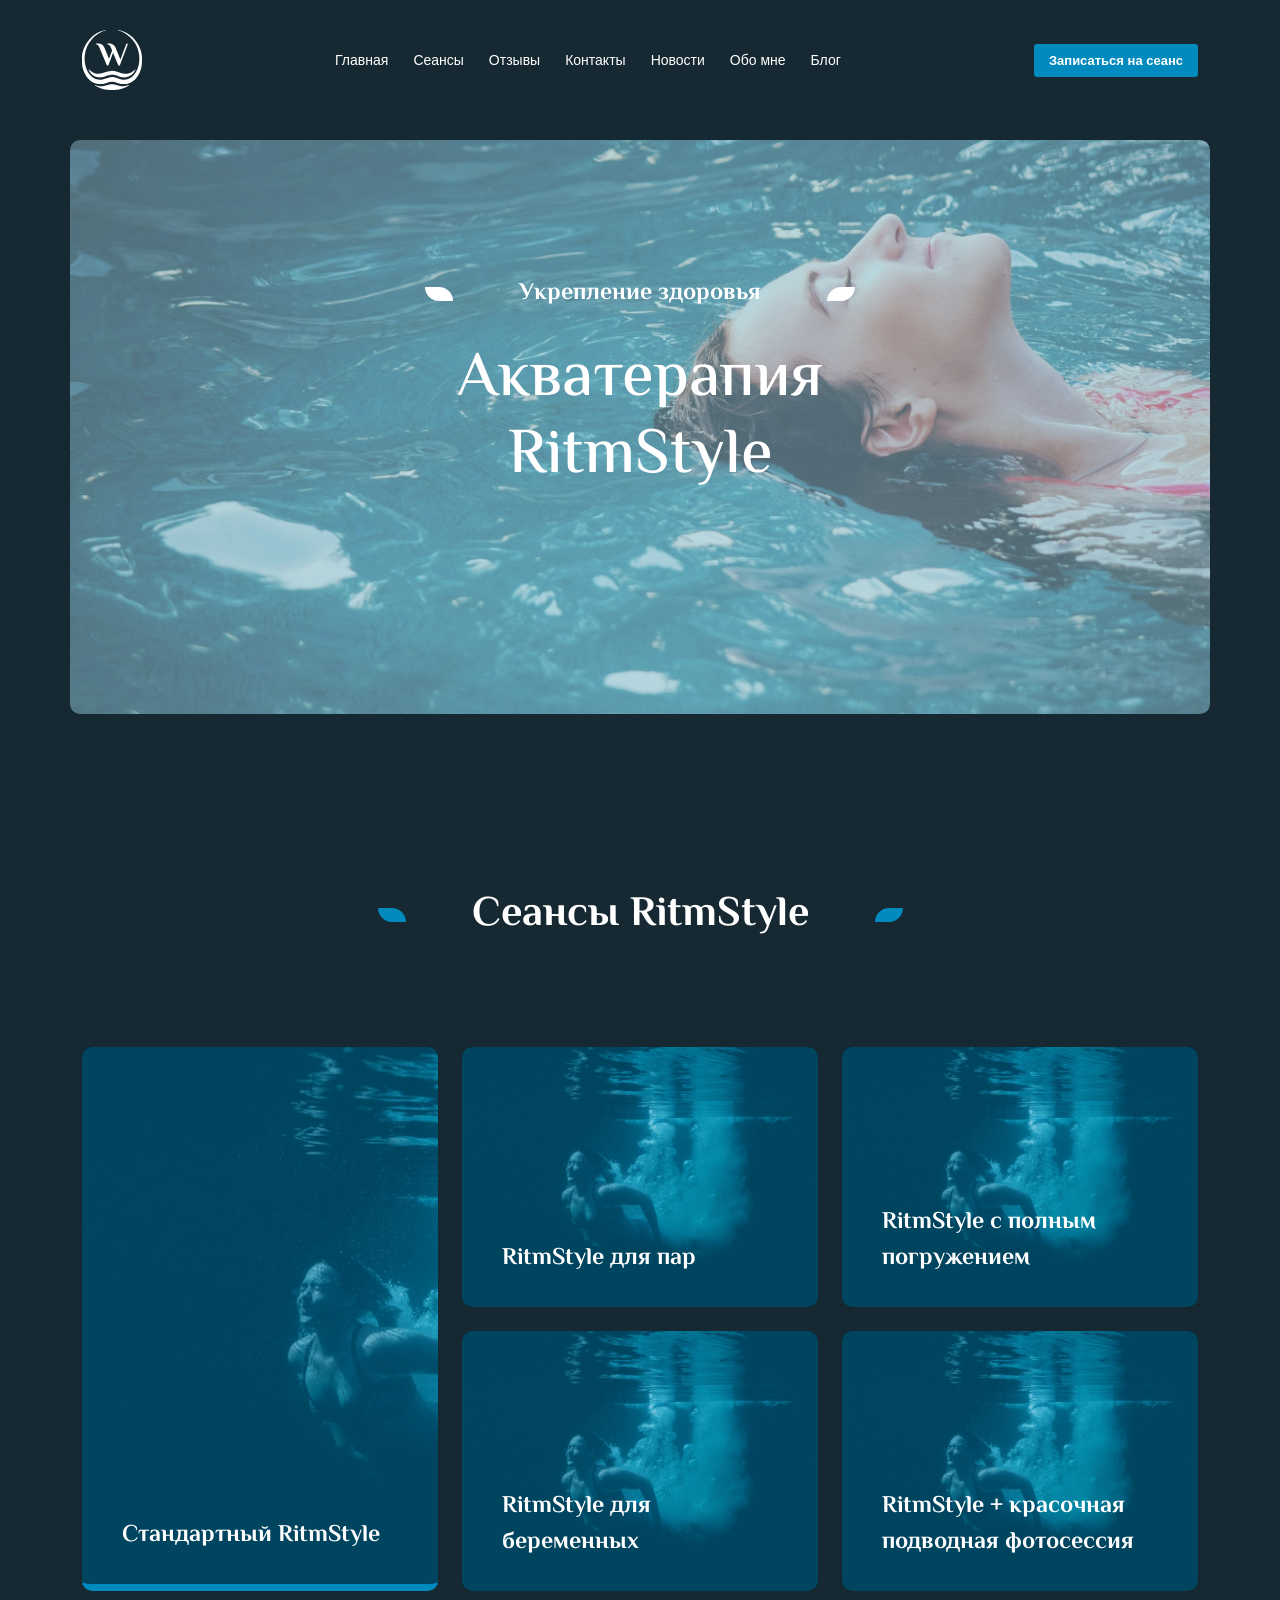
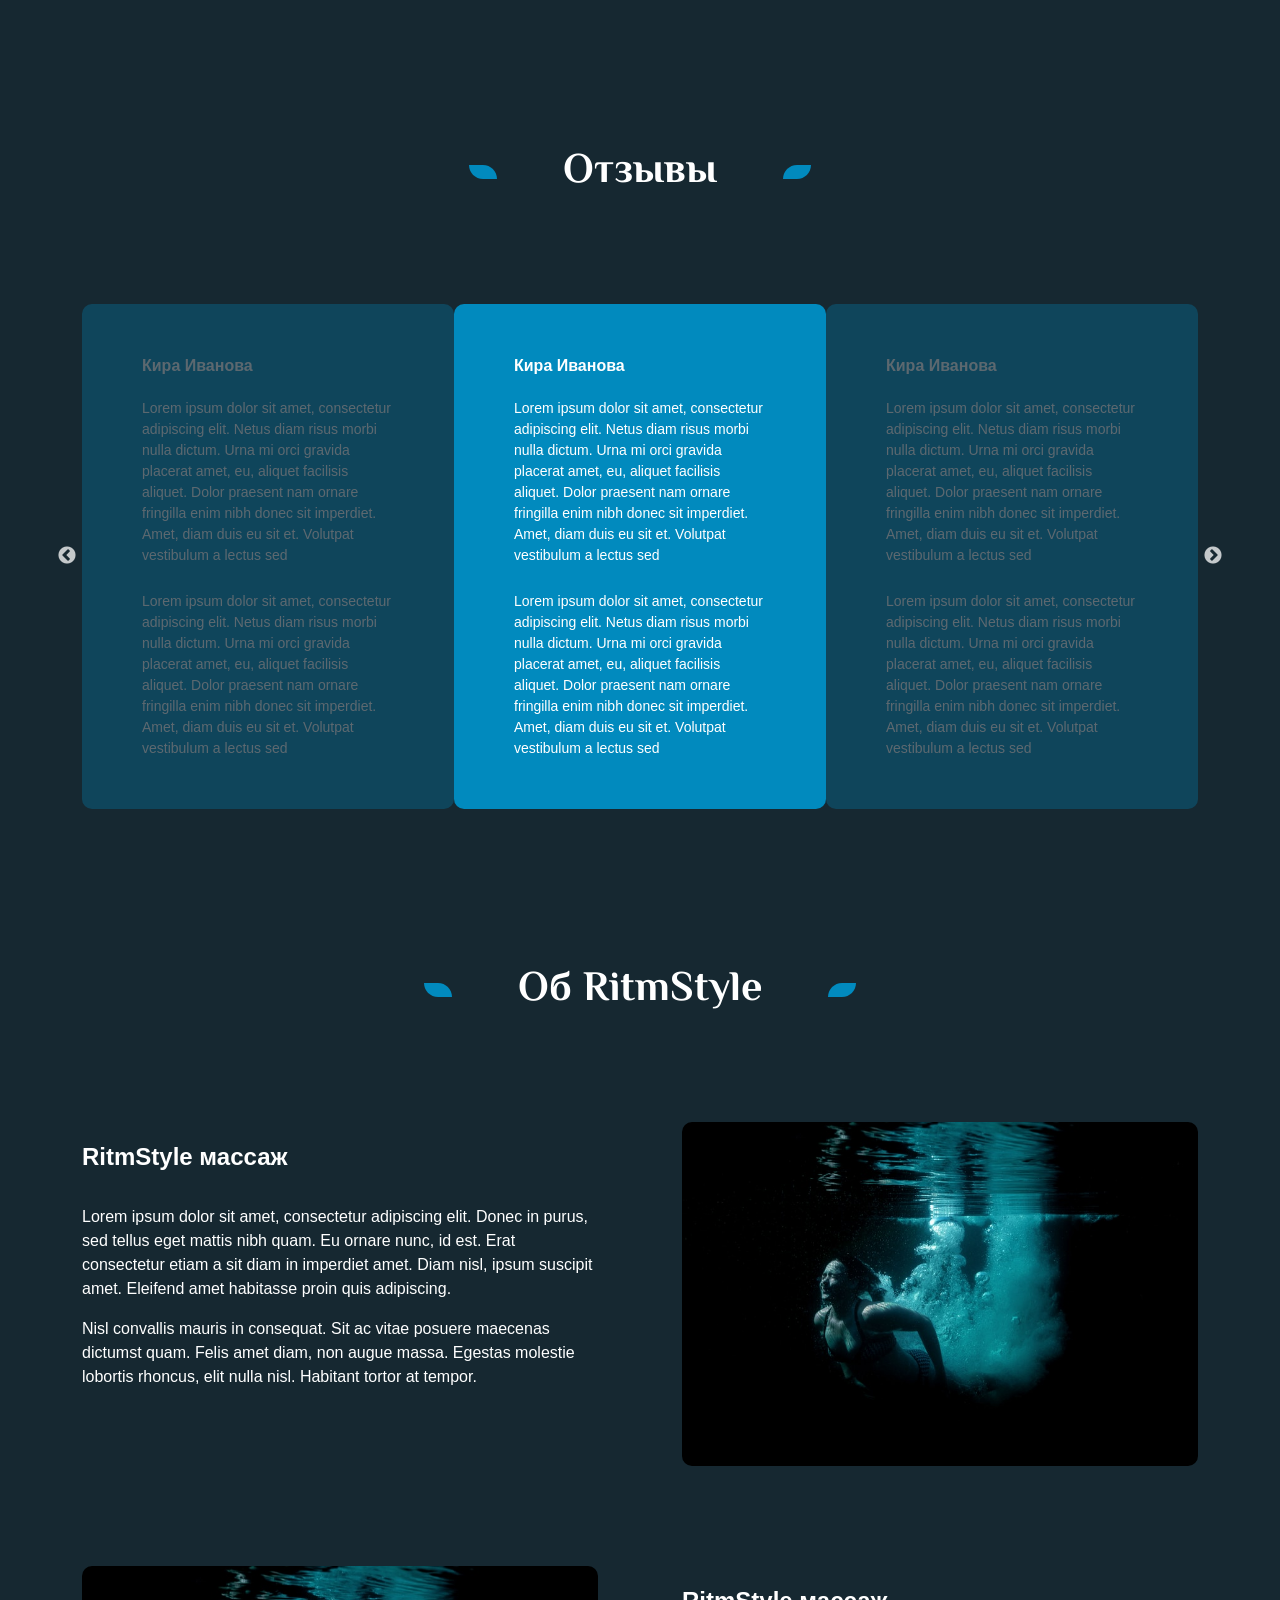
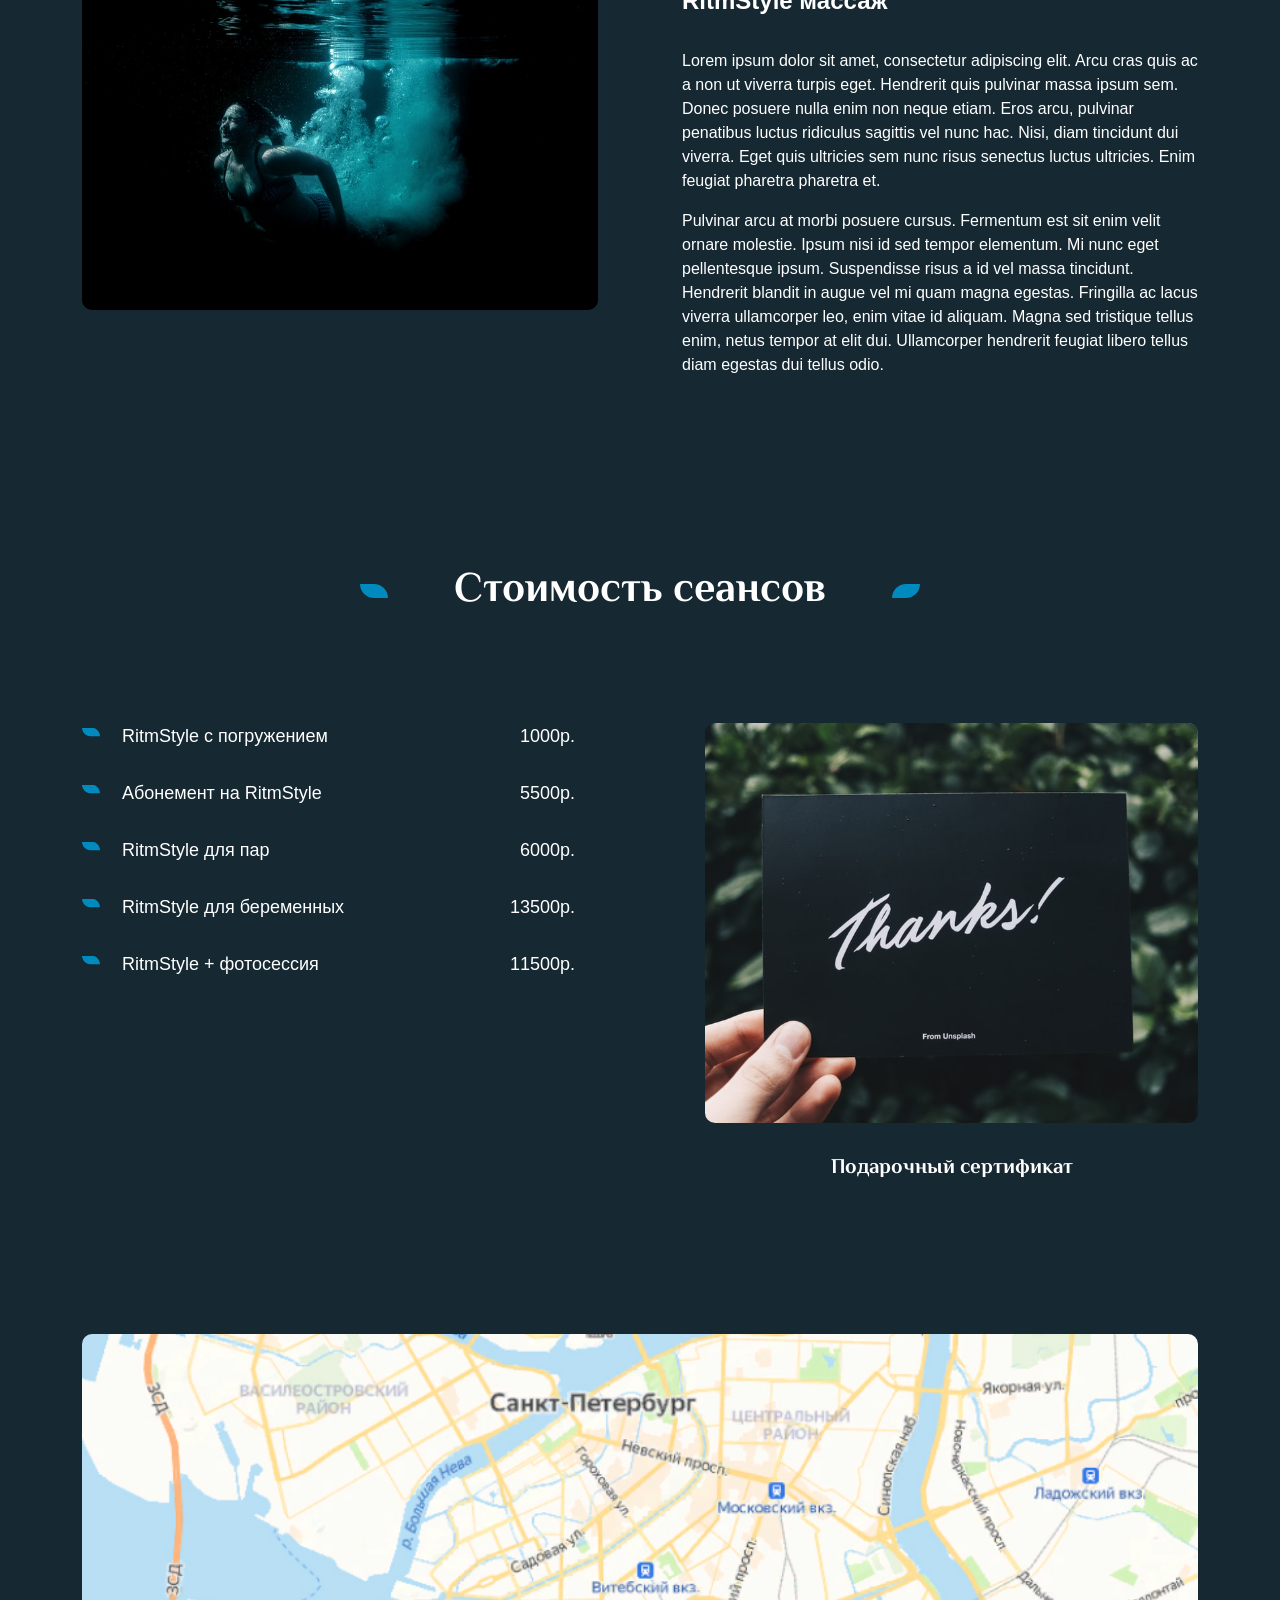
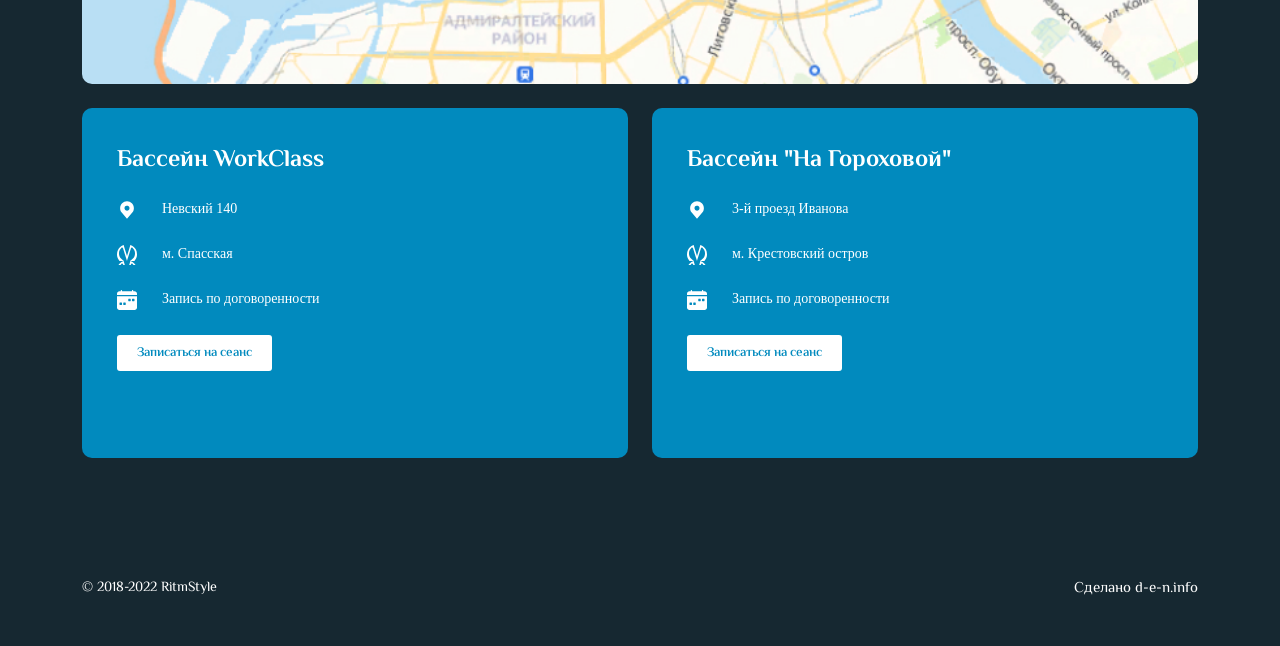
<file: index.html>
<!DOCTYPE html>
<html lang="ru">
<head>
    <meta charset="UTF-8">
    <meta http-equiv="X-UA-Compatible" content="IE=edge">
    <meta name="viewport" content="width=device-width, initial-scale=1.0">
    <title>Акватерапия RitmStyle</title>
    <link rel="stylesheet" href="css/main.css">
</head>
<body>
    <header>
        <div class="header container">
            <div class="logo">
                <img src="img/logo.svg" alt="">
            </div>
            <nav>
                <ul>
                    <li><a href="#">Главная</a></li>
                    <li><a href="#">Сеансы</a></li>
                    <li><a href="#">Отзывы</a></li>
                    <li><a href="#">Контакты</a></li>
                    <li><a href="#">Новости</a></li>
                    <li><a href="#">Обо мне</a></li>
                    <li><a href="#">Блог</a></li>
                </ul>
            </nav>
            <div class="btn_header">
                <a class="btnA btnA-blue">Записаться на сеанс</a>
            </div>
        </div>
    </header>

    <main>
        <section class="banner">
            <div class="bannerBlock container">
                <span class="title__block white">Укрепление здоровья</span>
                <h1>Акватерапия RitmStyle</h1>
            </div>
        </section>
        <section class="session">
            <div class="sessionBlock container">
                <div class="title__main">
                    <span class="title__block">Сеансы RitmStyle</span>
                </div>
                <div class="info-block">
                    <div class="item" style="background-image: url('img/b6.jpeg');">
                        <span>Стандартный RitmStyle</span>
                    </div>
                    <div class="item" style="background-image: url('img/b6.jpeg');">
                        <span>RitmStyle для пар</span>
                    </div>
                    <div class="item" style="background-image: url('img/b6.jpeg');">
                        <span>RitmStyle с полным погружением</span>
                    </div>
                    <div class="item" style="background-image: url('img/b6.jpeg');">
                        <span>RitmStyle для беременных</span>
                    </div>
                    <div class="item" style="background-image: url('img/b6.jpeg');">
                        <span>RitmStyle + красочная подводная фотосессия</span>
                    </div>
                </div>
            </div>
        </section>
        <section class="reviews">
            <div class="reviewsBlock container">
                <div class="title__main">
                    <span class="title__block">Отзывы</span>
                </div>
                <div class="info-block reviews-slider">
                    <div class="item">
                        <div class="name">Кира Иванова</div>
                        <div class="text">
                            <p>Lorem ipsum dolor sit amet, consectetur adipiscing elit. Netus diam risus morbi nulla dictum. Urna mi orci gravida placerat amet, eu, aliquet facilisis aliquet. Dolor praesent nam ornare fringilla enim nibh donec sit imperdiet. Amet, diam duis eu sit et. Volutpat vestibulum a lectus sed</p>
                            <p>Lorem ipsum dolor sit amet, consectetur adipiscing elit. Netus diam risus morbi nulla dictum. Urna mi orci gravida placerat amet, eu, aliquet facilisis aliquet. Dolor praesent nam ornare fringilla enim nibh donec sit imperdiet. Amet, diam duis eu sit et. Volutpat vestibulum a lectus sed</p>
                        </div>
                    </div>
                    <div class="item">
                        <div class="name">Кира Иванова</div>
                        <div class="text">
                            <p>Lorem ipsum dolor sit amet, consectetur adipiscing elit. Netus diam risus morbi nulla dictum. Urna mi orci gravida placerat amet, eu, aliquet facilisis aliquet. Dolor praesent nam ornare fringilla enim nibh donec sit imperdiet. Amet, diam duis eu sit et. Volutpat vestibulum a lectus sed</p>
                            <p>Lorem ipsum dolor sit amet, consectetur adipiscing elit. Netus diam risus morbi nulla dictum. Urna mi orci gravida placerat amet, eu, aliquet facilisis aliquet. Dolor praesent nam ornare fringilla enim nibh donec sit imperdiet. Amet, diam duis eu sit et. Volutpat vestibulum a lectus sed</p>
                        </div>
                    </div>
                    <div class="item">
                        <div class="name">Кира Иванова</div>
                        <div class="text">
                            <p>Lorem ipsum dolor sit amet, consectetur adipiscing elit. Netus diam risus morbi nulla dictum. Urna mi orci gravida placerat amet, eu, aliquet facilisis aliquet. Dolor praesent nam ornare fringilla enim nibh donec sit imperdiet. Amet, diam duis eu sit et. Volutpat vestibulum a lectus sed</p>
                            <p>Lorem ipsum dolor sit amet, consectetur adipiscing elit. Netus diam risus morbi nulla dictum. Urna mi orci gravida placerat amet, eu, aliquet facilisis aliquet. Dolor praesent nam ornare fringilla enim nibh donec sit imperdiet. Amet, diam duis eu sit et. Volutpat vestibulum a lectus sed</p>
                        </div>
                    </div>
                    <div class="item">
                        <div class="name">Кира Иванова</div>
                        <div class="text">
                            <p>Lorem ipsum dolor sit amet, consectetur adipiscing elit. Netus diam risus morbi nulla dictum. Urna mi orci gravida placerat amet, eu, aliquet facilisis aliquet. Dolor praesent nam ornare fringilla enim nibh donec sit imperdiet. Amet, diam duis eu sit et. Volutpat vestibulum a lectus sed</p>
                            <p>Lorem ipsum dolor sit amet, consectetur adipiscing elit. Netus diam risus morbi nulla dictum. Urna mi orci gravida placerat amet, eu, aliquet facilisis aliquet. Dolor praesent nam ornare fringilla enim nibh donec sit imperdiet. Amet, diam duis eu sit et. Volutpat vestibulum a lectus sed</p>
                        </div>
                    </div>
                </div>
            </div>
        </section>




        <section class="aboutUs">
            <div class="aboutUsBlock container">
                <div class="title__main">
                    <span class="title__block">Об RitmStyle</span>
                </div>
                <div class="info-block">
                    <div class="item">
                        <div class="text">
                            <div class="title">RitmStyle массаж</div>
                            <div class="desc">
                                <p>Lorem ipsum dolor sit amet, consectetur adipiscing elit. Donec in purus, sed tellus eget mattis nibh quam. Eu ornare nunc, id est. Erat consectetur etiam a sit diam in imperdiet amet. Diam nisl, ipsum suscipit amet. Eleifend amet habitasse proin quis adipiscing.</p>
                                <p>Nisl convallis mauris in consequat. Sit ac vitae posuere maecenas dictumst quam. Felis amet diam, non augue massa. Egestas molestie lobortis rhoncus, elit nulla nisl. Habitant tortor at tempor.</p>
                            </div>
                        </div>
                        <div class="imgBlock">
                            <img src="img/b6.jpeg" alt="">
                        </div>
                    </div>
                    <div class="item">
                        <div class="text">
                            <div class="title">RitmStyle массаж</div>
                            <div class="desc">
                                <p>Lorem ipsum dolor sit amet, consectetur adipiscing elit. Arcu cras quis ac a non ut viverra turpis eget. Hendrerit quis pulvinar massa ipsum sem. Donec posuere nulla enim non neque etiam. Eros arcu, pulvinar penatibus luctus ridiculus sagittis vel nunc hac. Nisi, diam tincidunt dui viverra. Eget quis ultricies sem nunc risus senectus luctus ultricies. Enim feugiat pharetra pharetra et.</p>
                                <p>Pulvinar arcu at morbi posuere cursus. Fermentum est sit enim velit ornare molestie. Ipsum nisi id sed tempor elementum. Mi nunc eget pellentesque ipsum. Suspendisse risus a id vel massa tincidunt. Hendrerit blandit in augue vel mi quam magna egestas. Fringilla ac lacus viverra ullamcorper leo, enim vitae id aliquam. Magna sed tristique tellus enim, netus tempor at elit dui. Ullamcorper hendrerit feugiat libero tellus diam egestas dui tellus odio.</p>
                            </div>
                        </div>
                        <div class="imgBlock">
                            <img src="img/b6.jpeg" alt="">
                        </div>
                    </div>
                </div>
            </div>
        </section>

            </div>
        </section>





        <section class="menu">
            <div class="priceBlock container">
                <div class="title__main">
                    <span class="title__block">Стоимость сеансов</span>
                </div>
            
                <div class="item">
                        <div class="called">
                            <div class="tex">
                                <div class="name">RitmStyle с погружением</div>
                                <div class="priceMoney">1000р.</div>
                            </div>

                            <div class="tex">
                                <div class="name">Абонемент на RitmStyle</div>
                                <div class="priceMoney">5500р.</div>
                            </div>

                            <div class="tex">
                                <div class="name">RitmStyle для пар</div>
                                <div class="priceMoney">6000р.</div>
                            </div>

                            <div class="tex">
                                <div class="name">RitmStyle для беременных</div>
                                <div class="priceMoney">13500р.</div>
                            </div>
                            
                            <div class="tex">
                                <div class="name">RitmStyle +  фотосессия</div>
                                <div class="priceMoney">11500р.</div>
                            </div>
                        </div>
                            <div class="imgBlock">
                                <img src="img/price.svg">
                                <span>Подарочный сертификат</span>
                            </div>
                        
                        </div>
                </div>
        </section>
    


    
    <section class="carta">
            <div class="cartaBlock container">
                <div class="info-block">
                    <div class="itemCarta">
                        <div class="img">
                            <img src="img/carta.jpg" alt="">
                        </div>
                    </div>
                    <div class="item">
                        <div class="name">Бассейн WorkClass</div>
                        <div class="text">    
                            <p>Невский 140</p>
                        </div>
                        <div class="texta">    
                            <p>м. Спасская</p>
                        </div>
                        <div class="textb">
                            <p>Запись по договоренности</p>
                        </div>
                        <div class="button">
                            <a href="#">Записаться на сеанс</a>
                        </div>
                        
                    </div>
                    <div class="item">
                        <div class="name">Бассейн "На Гороховой"</div>
                        <div class="text">    
                            <p>3-й проезд Иванова</p>
                        </div>
                        <div class="texta">    
                            <p>м. Крестовский остров</p>
                        </div>
                        <div class="textb">
                            <p>Запись по договоренности</p>
                        </div>
                        <div class="button">
                            <a href="#">Записаться на сеанс</a>
                        </div>
                        
                    </div>
                </div>
                        
                </div>
            </div>
        </section>

    <footer>
        <div class="footer container">
            <div class="info-block">
                <div class="blocka">
                    © 2018-2022 RitmStyle
                </div>
                <div class="block">
                    Сделано d-e-n.info
                </div>
            </div>
        </div>
        
    </footer>
    <script src="https://code.jquery.com/jquery-3.6.1.min.js"></script>
    <script src="https://cdn.jsdelivr.net/npm/bootstrap@5.2.2/dist/js/bootstrap.bundle.min.js" integrity="sha384-OERcA2EqjJCMA+/3y+gxIOqMEjwtxJY7qPCqsdltbNJuaOe923+mo//f6V8Qbsw3" crossorigin="anonymous"></script>
    <script src="slick/slick.min.js"></script>
    <script src="js/script.js"></script>
</body>
</html>
</file>
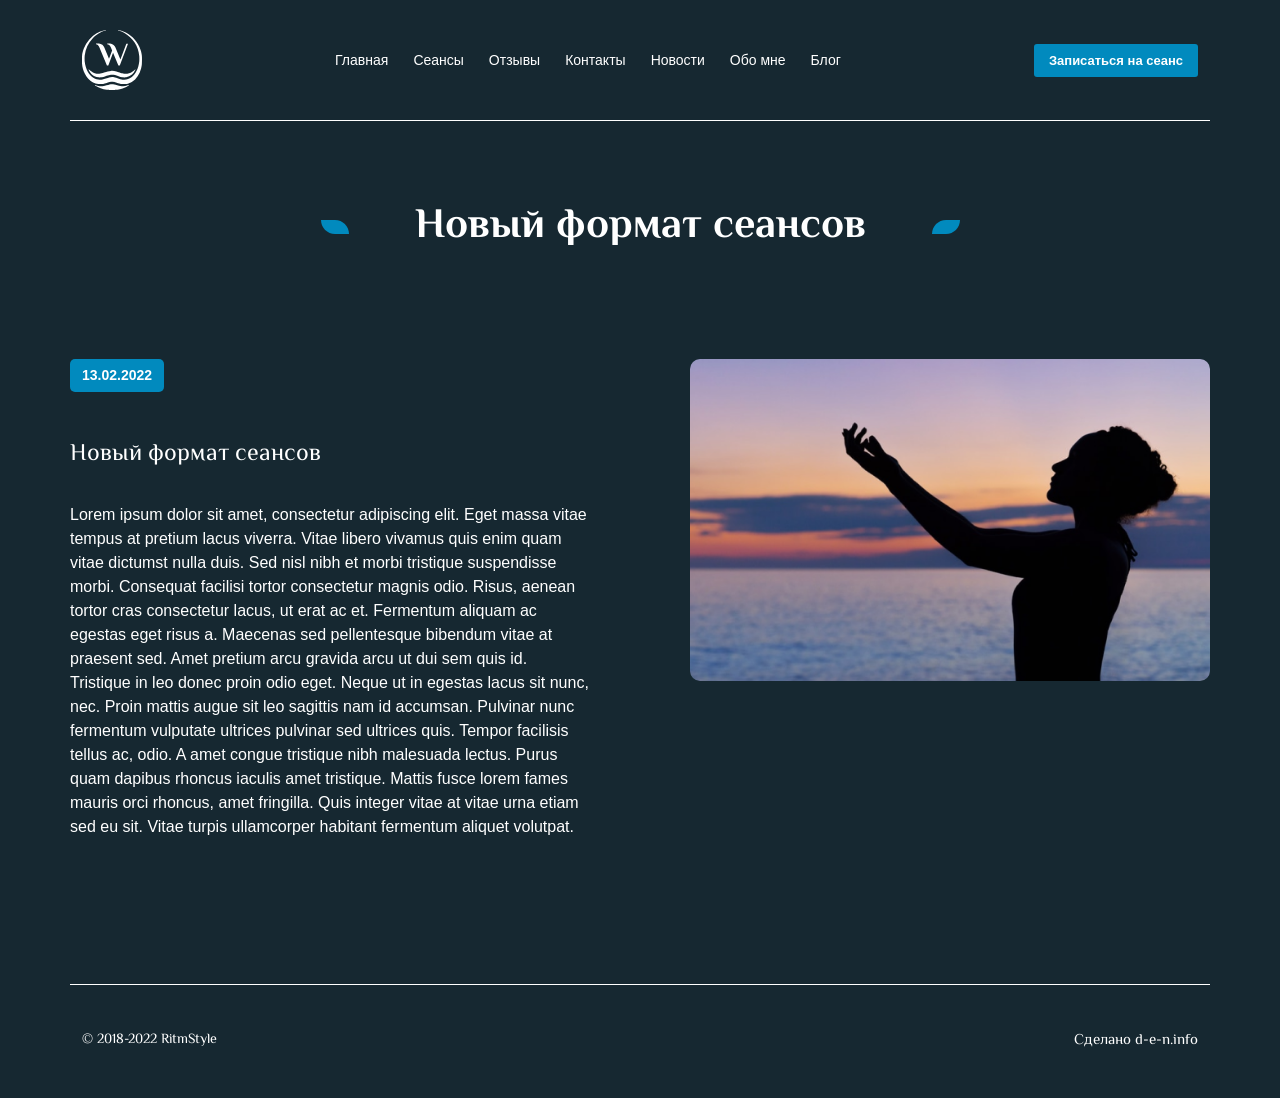
<file: news-item.html>
<!DOCTYPE html>
<html lang="ru">
<head>
    <meta charset="UTF-8">
    <meta http-equiv="X-UA-Compatible" content="IE=edge">
    <meta name="viewport" content="width=device-width, initial-scale=1.0">
    <title>Акватерапия RitmStyle</title>
    <link rel="stylesheet" href="css/main.css">
</head>
<body>
    <header>
        <div class="header container line">
            <div class="logo">
                <img src="img/logo.svg" alt="">
            </div>
            <nav>
                <ul>
                    <li><a href="#">Главная</a></li>
                    <li><a href="#">Сеансы</a></li>
                    <li><a href="#">Отзывы</a></li>
                    <li><a href="#">Контакты</a></li>
                    <li><a href="#">Новости</a></li>
                    <li><a href="#">Обо мне</a></li>
                    <li><a href="#">Блог</a></li>
                </ul>
            </nav>
            <div class="btn_header">
                <a class="btnA btnA-blue">Записаться на сеанс</a>
            </div>
        </div>
    </header>

    <main>
        <section class="newsItemSection">
            <div class="newsItemBlock container">
                <div class="title__main">
                    <span class="title__block">Новый формат сеансов</span>
                </div>
                <div class="info-block">
                    <div class="item">
                        <div class="date">13.02.2022</div>
                        <div class="titleNews">Новый формат сеансов</div>
                        <div class="text">
                            Lorem ipsum dolor sit amet, consectetur adipiscing elit. Eget massa vitae tempus at pretium lacus viverra. Vitae libero vivamus quis enim quam vitae dictumst nulla duis. Sed nisl nibh et morbi tristique suspendisse morbi. Consequat facilisi tortor consectetur magnis odio. Risus, aenean tortor cras consectetur lacus, ut erat ac et. Fermentum aliquam ac egestas eget risus a. Maecenas sed pellentesque bibendum vitae at praesent sed. Amet pretium arcu gravida arcu ut dui sem quis id. Tristique in leo donec proin odio eget. Neque ut in egestas lacus sit nunc, nec. Proin mattis augue sit leo sagittis nam id accumsan. Pulvinar nunc fermentum vulputate ultrices pulvinar sed ultrices quis.
                            Tempor facilisis tellus ac, odio. A amet congue tristique nibh malesuada lectus. Purus quam dapibus rhoncus iaculis amet tristique. Mattis fusce lorem fames mauris orci rhoncus, amet fringilla. Quis integer vitae at vitae urna etiam sed eu sit.
                            Vitae turpis ullamcorper habitant fermentum aliquet volutpat. 
                        </div>
                    </div>
                    <div class="item imgNews">
                        <img src="img/image.png" alt="">
                    </div>
            </div>
        </section>
    </main>
    <footer>
        <div class="footer container line">
            <div class="info-block">
                <div class="blocka">
                    © 2018-2022 RitmStyle
                </div>
                <div class="block">
                    Сделано d-e-n.info
                </div>
            </div>
        </div>
        
    </footer>
    <script src="https://code.jquery.com/jquery-3.6.1.min.js"></script>
    <script src="https://cdn.jsdelivr.net/npm/bootstrap@5.2.2/dist/js/bootstrap.bundle.min.js" integrity="sha384-OERcA2EqjJCMA+/3y+gxIOqMEjwtxJY7qPCqsdltbNJuaOe923+mo//f6V8Qbsw3" crossorigin="anonymous"></script>
    <script src="slick/slick.min.js"></script>
    <script src="js/script.js"></script>
</body>
</html>
</file>
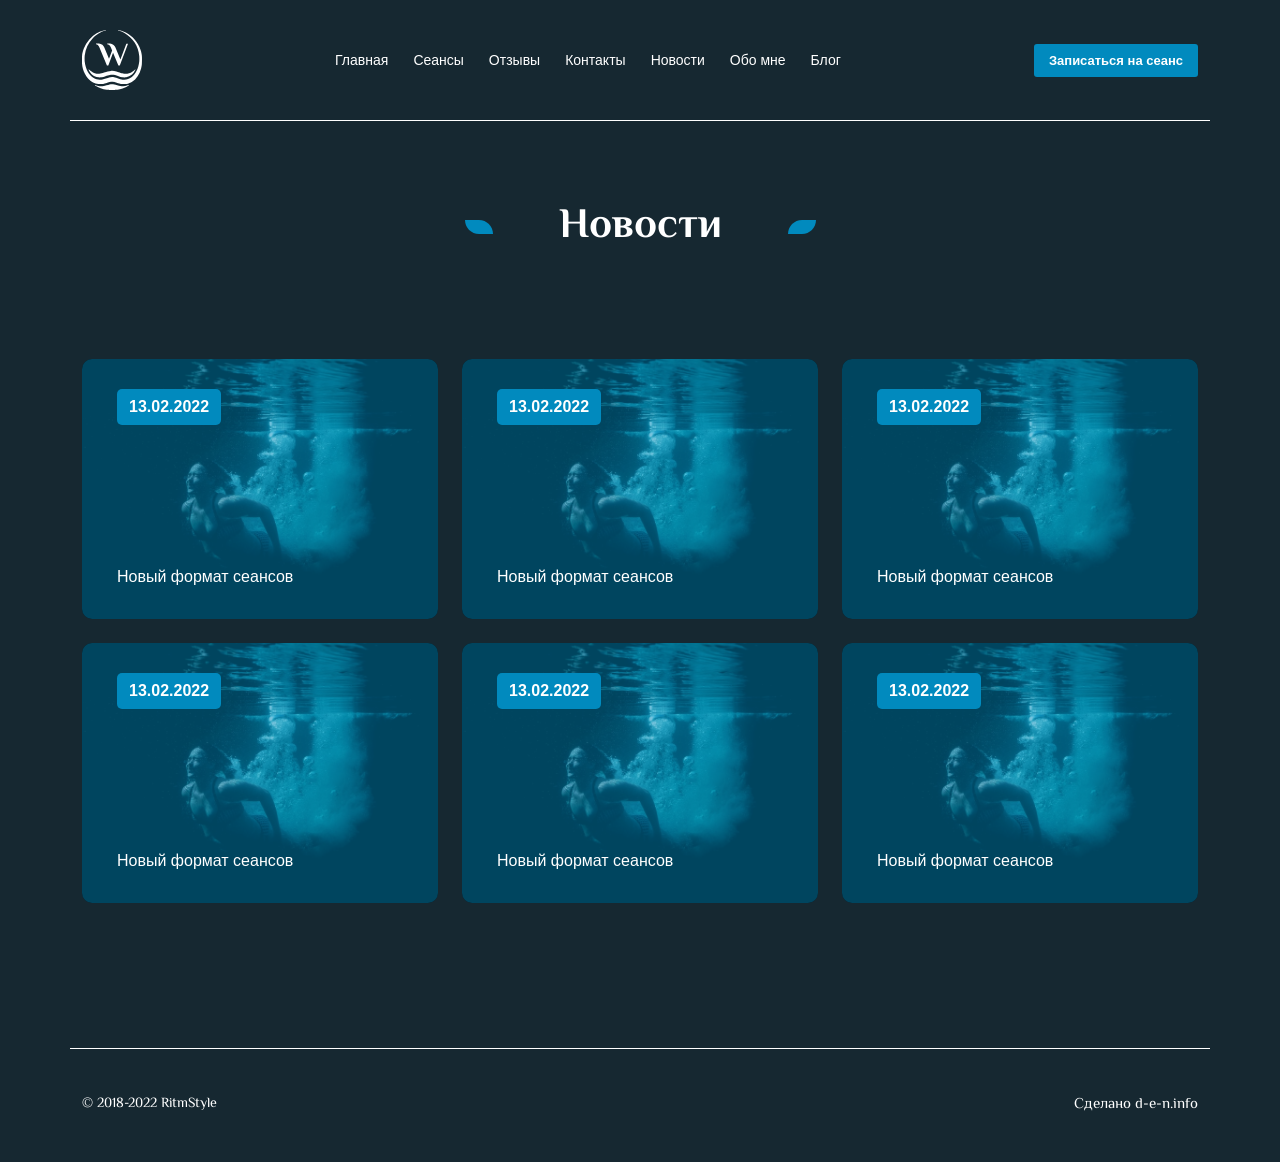
<file: news.html>
<!DOCTYPE html>
<html lang="ru">
<head>
    <meta charset="UTF-8">
    <meta http-equiv="X-UA-Compatible" content="IE=edge">
    <meta name="viewport" content="width=device-width, initial-scale=1.0">
    <title>Акватерапия RitmStyle</title>
    <link rel="stylesheet" href="css/main.css">
</head>
<body>
    <header>
        <div class="header container line">
            <div class="logo">
                <img src="img/logo.svg" alt="">
            </div>
            <nav>
                <ul>
                    <li><a href="#">Главная</a></li>
                    <li><a href="#">Сеансы</a></li>
                    <li><a href="#">Отзывы</a></li>
                    <li><a href="#">Контакты</a></li>
                    <li><a href="#">Новости</a></li>
                    <li><a href="#">Обо мне</a></li>
                    <li><a href="#">Блог</a></li>
                </ul>
            </nav>
            <div class="btn_header">
                <a class="btnA btnA-blue">Записаться на сеанс</a>
            </div>
        </div>
    </header>

    <main>
    <section class="newsSection">
        <div class="newsBlock container">
            <div class="title__main">
                <span class="title__block">Новости</span>
            </div>
            <div class="info-block">
                <a href="#" class="item">
                    <div class="date-title">
                        <div class="date">
                            <div class="dateMain">13.02.2022</div>
                        </div>
                            <div class="itemNews">Новый формат сеансов</div>
                    </div>
                </a>
                <a href="#" class="item">
                    <div class="date-title">
                        <div class="date">
                            <div class="dateMain">13.02.2022</div>
                        </div>
                            <div class="itemNews">Новый формат сеансов</div>
                    </div>
                </a>
                <a href="#" class="item">
                    <div class="date-title">
                        <div class="date">
                            <div class="dateMain">13.02.2022</div>
                        </div>
                            <div class="itemNews">Новый формат сеансов</div>
                    </div>
                </a>
                <a href="#" class="item">
                    <div class="date-title">
                        <div class="date">
                            <div class="dateMain">13.02.2022</div>
                        </div>
                            <div class="itemNews">Новый формат сеансов</div>
                    </div>
                </a>
                <a href="#" class="item">
                    <div class="date-title">
                        <div class="date">
                            <div class="dateMain">13.02.2022</div>
                        </div>
                            <div class="itemNews">Новый формат сеансов</div>
                    </div>
                </a>
                <a href="#" class="item">
                    <div class="date-title">
                        <div class="date">
                            <div class="dateMain">13.02.2022</div>
                        </div>
                            <div class="itemNews">Новый формат сеансов</div>
                    </div>
                </a>
              
                

              
            </div>
        </div>
    </section>
    </main>
    <footer>
        <div class="footer container line">
            <div class="info-block">
                <div class="blocka">
                    © 2018-2022 RitmStyle
                </div>
                <div class="block">
                    Сделано d-e-n.info
                </div>
            </div>
        </div>
        
    </footer>
    <script src="https://code.jquery.com/jquery-3.6.1.min.js"></script>
    <script src="https://cdn.jsdelivr.net/npm/bootstrap@5.2.2/dist/js/bootstrap.bundle.min.js" integrity="sha384-OERcA2EqjJCMA+/3y+gxIOqMEjwtxJY7qPCqsdltbNJuaOe923+mo//f6V8Qbsw3" crossorigin="anonymous"></script>
    <script src="slick/slick.min.js"></script>
    <script src="js/script.js"></script>
</body>
</html>
</file>
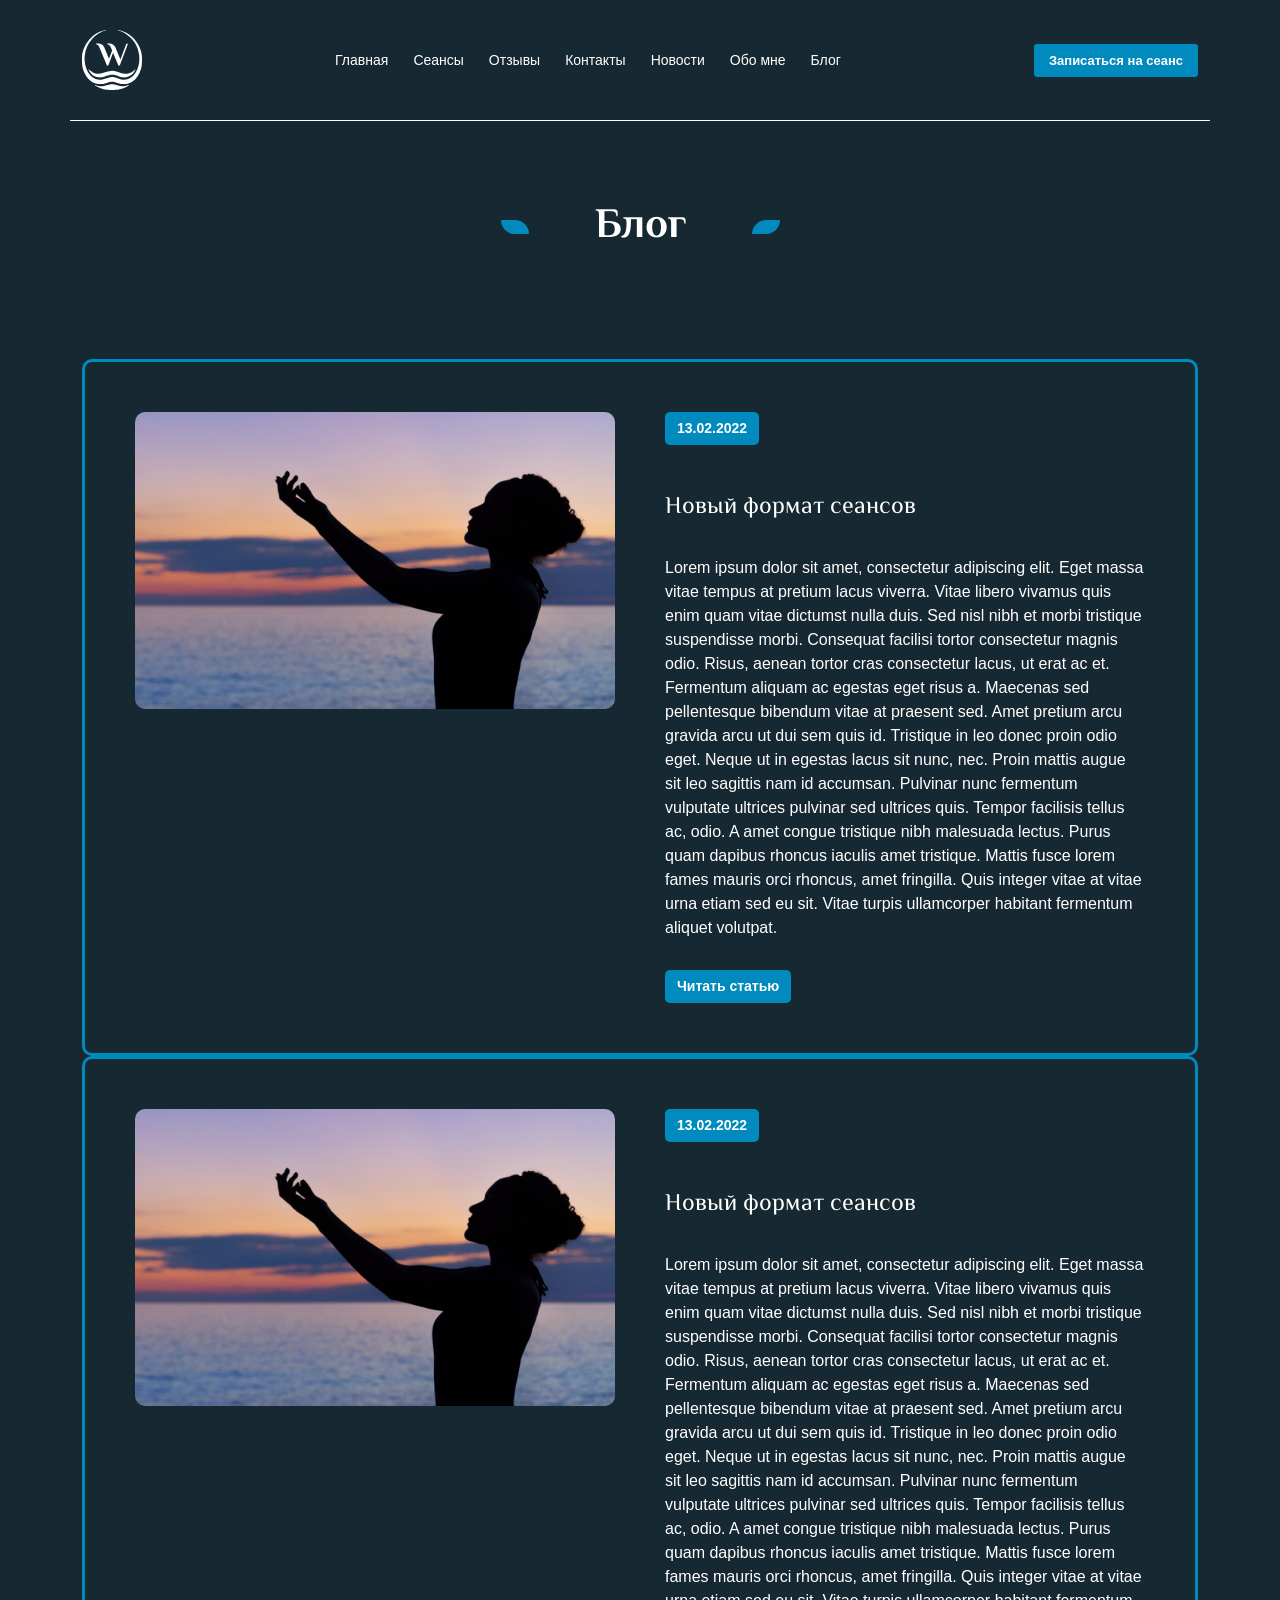
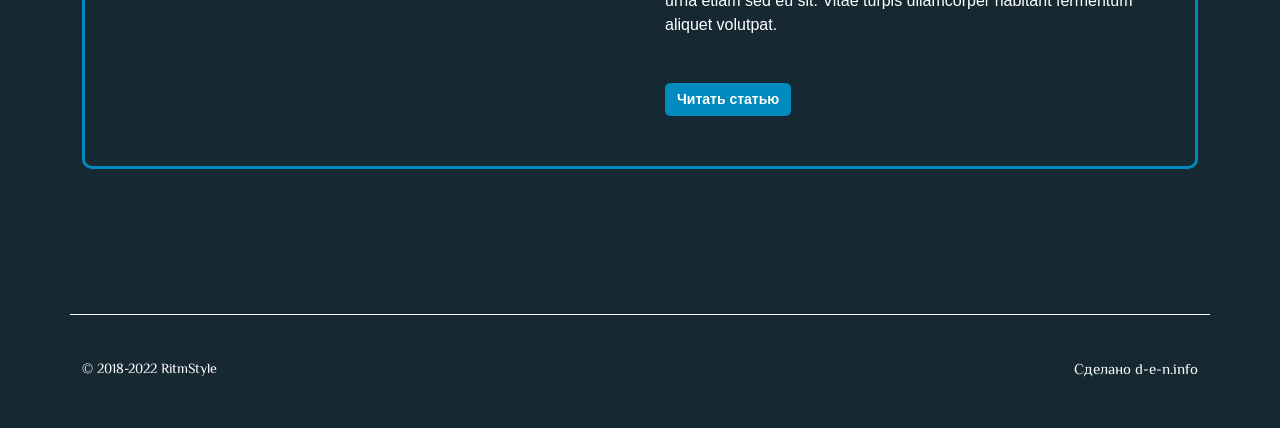
<file: newsblock.html>
<!DOCTYPE html>
<html lang="ru">
<head>
    <meta charset="UTF-8">
    <meta http-equiv="X-UA-Compatible" content="IE=edge">
    <meta name="viewport" content="width=device-width, initial-scale=1.0">
    <title>Акватерапия RitmStyle</title>
    <link rel="stylesheet" href="css/main.css">
</head>
<body>
    <header>
        <div class="header container line">
            <div class="logo">
                <img src="img/logo.svg" alt="">
            </div>
            <nav>
                <ul>
                    <li><a href="#">Главная</a></li>
                    <li><a href="#">Сеансы</a></li>
                    <li><a href="#">Отзывы</a></li>
                    <li><a href="#">Контакты</a></li>
                    <li><a href="#">Новости</a></li>
                    <li><a href="#">Обо мне</a></li>
                    <li><a href="#">Блог</a></li>
                </ul>
            </nav>
            <div class="btn_header">
                <a class="btnA btnA-blue">Записаться на сеанс</a>
            </div>
        </div>
    </header>

    <main>
        <section class="newsBlocksSection">
            <div class="newsBlocksBlock container">
                <div class="title__main">
                    <span class="title__block">Блог</span>
                </div>
                <div class="info-block">
                    <div class="item imgBlocks">
                        <img src="img/image.png" alt="">
                    </div>
                    <div class="item">
                        <div class="date">13.02.2022</div>
                        <div class="titleBlocks">Новый формат сеансов</div>
                        <div class="text">
                            Lorem ipsum dolor sit amet, consectetur adipiscing elit. Eget massa vitae tempus at pretium lacus viverra. Vitae libero vivamus quis enim quam vitae dictumst nulla duis. Sed nisl nibh et morbi tristique suspendisse morbi. Consequat facilisi tortor consectetur magnis odio. Risus, aenean tortor cras consectetur lacus, ut erat ac et. Fermentum aliquam ac egestas eget risus a. Maecenas sed pellentesque bibendum vitae at praesent sed. Amet pretium arcu gravida arcu ut dui sem quis id. Tristique in leo donec proin odio eget. Neque ut in egestas lacus sit nunc, nec. Proin mattis augue sit leo sagittis nam id accumsan. Pulvinar nunc fermentum vulputate ultrices pulvinar sed ultrices quis.
                            Tempor facilisis tellus ac, odio. A amet congue tristique nibh malesuada lectus. Purus quam dapibus rhoncus iaculis amet tristique. Mattis fusce lorem fames mauris orci rhoncus, amet fringilla. Quis integer vitae at vitae urna etiam sed eu sit.
                            Vitae turpis ullamcorper habitant fermentum aliquet volutpat. 
                        </div>
                        <div class="read">Читать статью</div>
                    </div>
                    
                </div>

                <div class="info-block">
                    <div class="item imgBlocks">
                        <img src="img/image.png" alt="">
                    </div>
                    <div class="item">
                        <div class="date">13.02.2022</div>
                        <div class="titleBlocks">Новый формат сеансов</div>
                        <div class="text">
                            <p>Lorem ipsum dolor sit amet, consectetur adipiscing elit. Eget massa vitae tempus at pretium lacus viverra. Vitae libero vivamus quis enim quam vitae dictumst nulla duis. Sed nisl nibh et morbi tristique suspendisse morbi. Consequat facilisi tortor consectetur magnis odio. Risus, aenean tortor cras consectetur lacus, ut erat ac et. Fermentum aliquam ac egestas eget risus a. Maecenas sed pellentesque bibendum vitae at praesent sed. Amet pretium arcu gravida arcu ut dui sem quis id. Tristique in leo donec proin odio eget. Neque ut in egestas lacus sit nunc, nec. Proin mattis augue sit leo sagittis nam id accumsan. Pulvinar nunc fermentum vulputate ultrices pulvinar sed ultrices quis.
                            Tempor facilisis tellus ac, odio. A amet congue tristique nibh malesuada lectus. Purus quam dapibus rhoncus iaculis amet tristique. Mattis fusce lorem fames mauris orci rhoncus, amet fringilla. Quis integer vitae at vitae urna etiam sed eu sit.
                            Vitae turpis ullamcorper habitant fermentum aliquet volutpat.</p>
                        </div>
                        <div class="read">Читать статью</div>
                    </div>
                    
                </div>
            </div>
        </section>
    
    </main>
    <footer>
        <div class="footer container line">
            <div class="info-block">
                <div class="blocka">
                    © 2018-2022 RitmStyle
                </div>
                <div class="block">
                    Сделано d-e-n.info
                </div>
            </div>
        </div>
        
    </footer>
    <script src="https://code.jquery.com/jquery-3.6.1.min.js"></script>
    <script src="https://cdn.jsdelivr.net/npm/bootstrap@5.2.2/dist/js/bootstrap.bundle.min.js" integrity="sha384-OERcA2EqjJCMA+/3y+gxIOqMEjwtxJY7qPCqsdltbNJuaOe923+mo//f6V8Qbsw3" crossorigin="anonymous"></script>
    <script src="slick/slick.min.js"></script>
    <script src="js/script.js"></script>
</body>
</html>
</file>
<file: css/main.css>
@import url('https://fonts.googleapis.com/css2?family=El+Messiri:wght@400;500;600;700&display=swap');

@import url('bootstrap.css');
@import url('../slick/slick.css');
@import url('../slick/slick-theme.css');
@import url('fonts.css');
@import url('style.css');
@import url('mobile.css');
</file>
